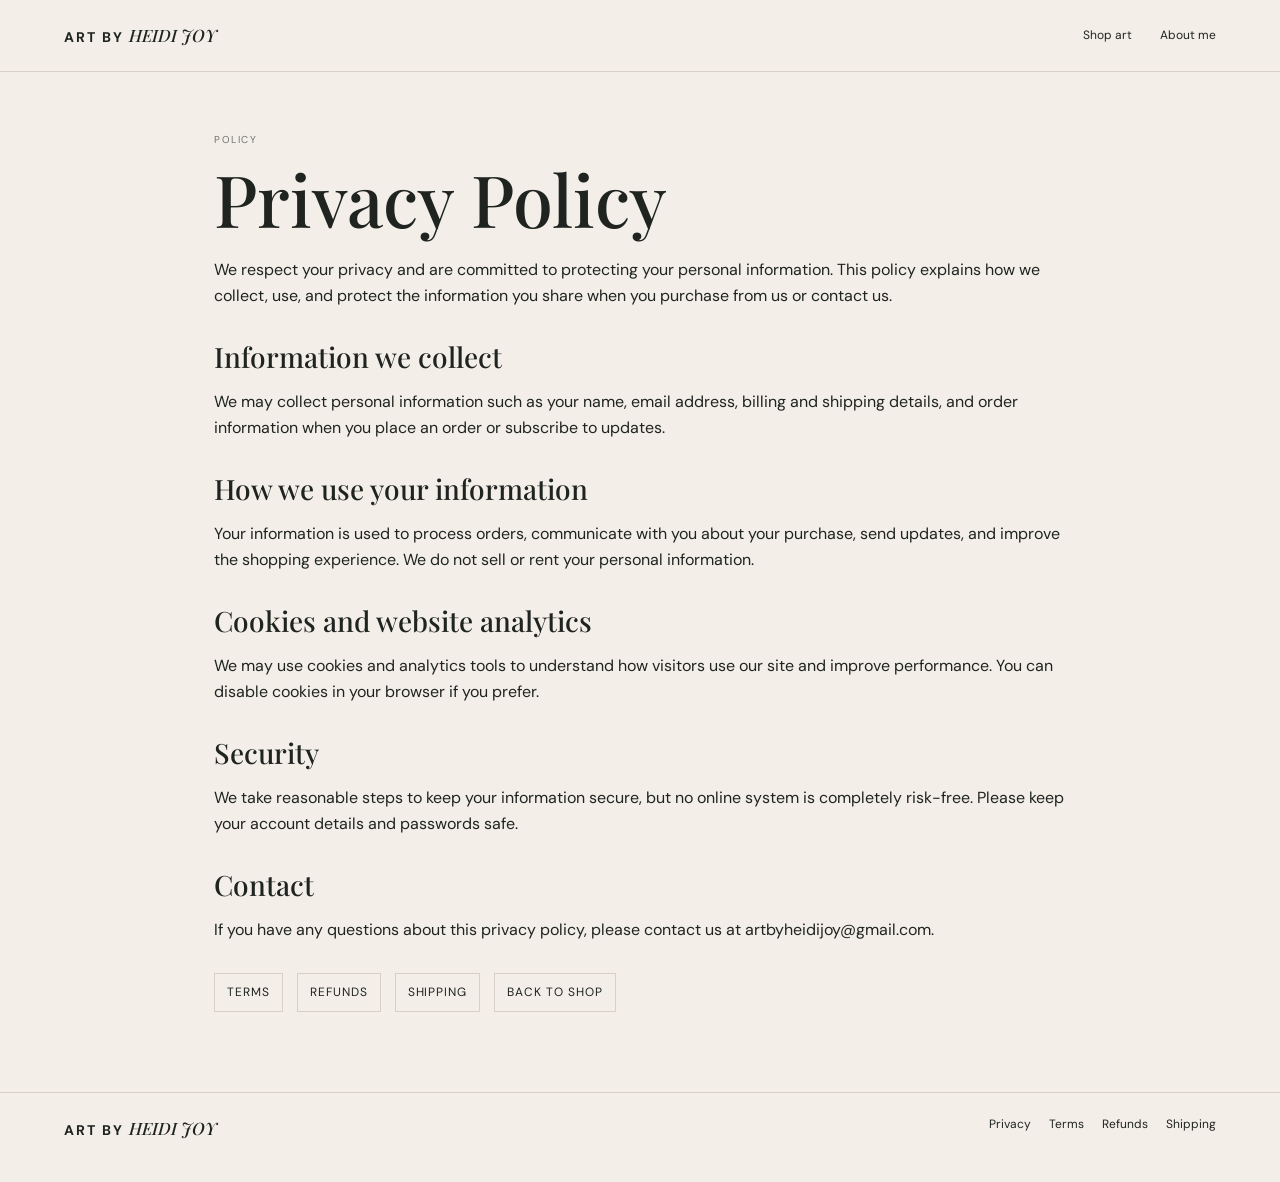
<file: privacy-policy.html>
<!doctype html>
<html lang="en">
<head>
  <meta charset="UTF-8" />
  <meta name="viewport" content="width=device-width, initial-scale=1.0" />
  <title>Privacy Policy | Art by Heidi Joy</title>
  <meta name="description" content="Privacy policy for Art by Heidi Joy." />
  <link rel="preconnect" href="https://fonts.googleapis.com" />
  <link rel="preconnect" href="https://fonts.gstatic.com" crossorigin />
  <link href="https://fonts.googleapis.com/css2?family=DM+Sans:wght@400;500;700&family=Playfair+Display:ital,wght@0,500;0,600;1,500&display=swap" rel="stylesheet" />
  <style>
    :root {
      --paper:#f3eee7; --paper-dark:#e8e0d6; --ink:#1f2420; --muted:#6f736d; --vermilion:#d84d32; --line:#d7d0c6; --white:#fbfaf7; --serif:'Playfair Display', Georgia, serif; --sans:'DM Sans', Arial, sans-serif;
    }
    * { box-sizing: border-box; }
    body { margin:0; background:var(--paper); color:var(--ink); font-family:var(--sans); line-height:1.6; }
    a { color:inherit; text-decoration:none; }
    .site-header { display:flex; align-items:center; justify-content:space-between; padding: 22px 5vw; border-bottom:1px solid var(--line); }
    .wordmark { font-weight:700; letter-spacing:.14em; font-size:14px; }
    .wordmark em { font-family:var(--serif); letter-spacing:0; font-size:17px; font-style:italic; font-weight:500; }
    .main-nav { display:flex; gap:28px; font-size:12px; }
    .main-nav a:hover { color:var(--vermilion); }
    .page-wrap { max-width: 900px; margin: 0 auto; padding: 60px 24px 80px; }
    .eyebrow { margin: 0 0 16px; font-size:10px; letter-spacing:.16em; text-transform:uppercase; color:var(--muted); }
    h1 { font-family:var(--serif); font-size: clamp(42px, 7vw, 72px); line-height:0.96; font-weight:500; margin: 0 0 24px; }
    h2 { font-family:var(--serif); font-size: 28px; line-height:1.1; margin: 34px 0 12px; font-weight:500; }
    p, li { font-size: 16px; color: var(--ink); }
    ul { padding-left: 20px; }
    .policy-links { margin-top: 30px; display:flex; flex-wrap:wrap; gap: 14px; }
    .policy-links a { border:1px solid var(--line); padding: 9px 12px; font-size:12px; letter-spacing:.08em; text-transform:uppercase; }
    .policy-links a:hover { border-color: var(--vermilion); color: var(--vermilion); }
    footer { border-top:1px solid var(--line); padding: 22px 5vw 40px; display:flex; justify-content:space-between; align-items:flex-start; gap:18px; flex-wrap:wrap; font-size:12px; }
    .legal-links { display:flex; gap:18px; flex-wrap:wrap; }
  </style>
</head>
<body>
  <header class="site-header">
    <a class="wordmark" href="index.html" aria-label="Art by Heidi Joy">ART BY <em>HEIDI JOY</em></a>
    <nav class="main-nav" aria-label="Main navigation">
      <a href="index.html#collection">Shop art</a>
      <a href="index.html#story">About me</a>
    </nav>
  </header>

  <main class="page-wrap">
    <p class="eyebrow">Policy</p>
    <h1>Privacy Policy</h1>

    <p>We respect your privacy and are committed to protecting your personal information. This policy explains how we collect, use, and protect the information you share when you purchase from us or contact us.</p>

    <h2>Information we collect</h2>
    <p>We may collect personal information such as your name, email address, billing and shipping details, and order information when you place an order or subscribe to updates.</p>

    <h2>How we use your information</h2>
    <p>Your information is used to process orders, communicate with you about your purchase, send updates, and improve the shopping experience. We do not sell or rent your personal information.</p>

    <h2>Cookies and website analytics</h2>
    <p>We may use cookies and analytics tools to understand how visitors use our site and improve performance. You can disable cookies in your browser if you prefer.</p>

    <h2>Security</h2>
    <p>We take reasonable steps to keep your information secure, but no online system is completely risk-free. Please keep your account details and passwords safe.</p>

    <h2>Contact</h2>
    <p>If you have any questions about this privacy policy, please contact us at artbyheidijoy@gmail.com.</p>

    <div class="policy-links">
      <a href="terms-and-conditions.html">Terms</a>
      <a href="refund-policy.html">Refunds</a>
      <a href="shipping-policy.html">Shipping</a>
      <a href="index.html">Back to shop</a>
    </div>
  </main>

  <footer>
    <div class="wordmark">ART BY <em>HEIDI JOY</em></div>
    <div class="legal-links">
      <a href="privacy-policy.html">Privacy</a>
      <a href="terms-and-conditions.html">Terms</a>
      <a href="refund-policy.html">Refunds</a>
      <a href="shipping-policy.html">Shipping</a>
    </div>
  </footer>
</body>
</html>
</file>
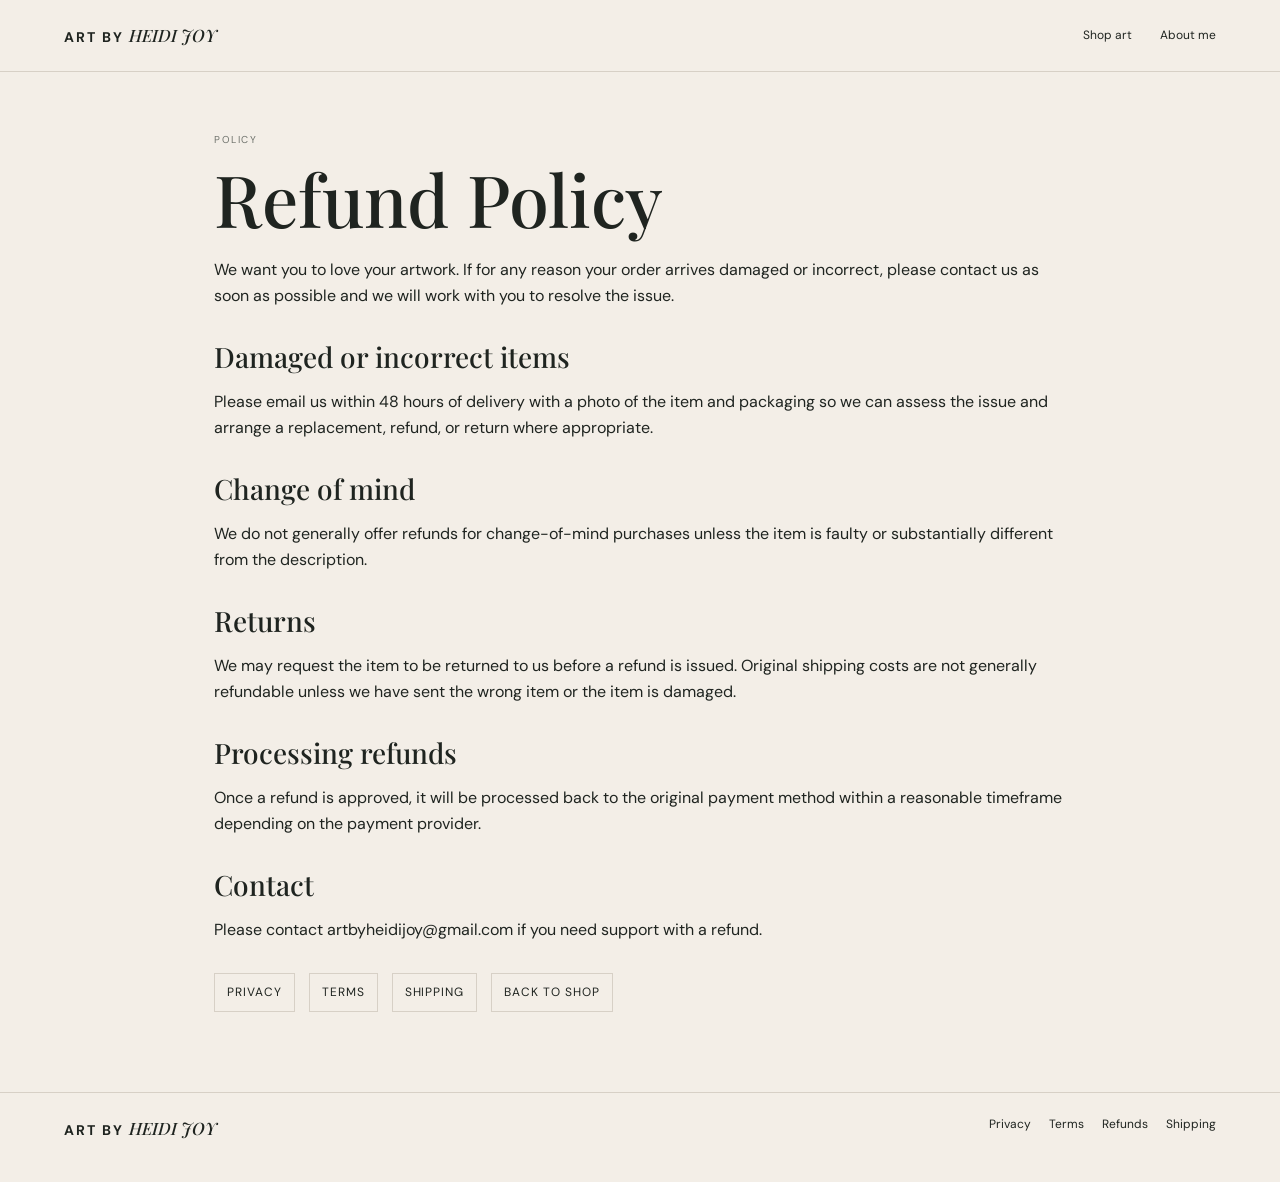
<file: refund-policy.html>
<!doctype html>
<html lang="en">
<head>
  <meta charset="UTF-8" />
  <meta name="viewport" content="width=device-width, initial-scale=1.0" />
  <title>Refund Policy | Art by Heidi Joy</title>
  <meta name="description" content="Refund policy for Art by Heidi Joy." />
  <link rel="preconnect" href="https://fonts.googleapis.com" />
  <link rel="preconnect" href="https://fonts.gstatic.com" crossorigin />
  <link href="https://fonts.googleapis.com/css2?family=DM+Sans:wght@400;500;700&family=Playfair+Display:ital,wght@0,500;0,600;1,500&display=swap" rel="stylesheet" />
  <style>
    :root { --paper:#f3eee7; --paper-dark:#e8e0d6; --ink:#1f2420; --muted:#6f736d; --vermilion:#d84d32; --line:#d7d0c6; --white:#fbfaf7; --serif:'Playfair Display', Georgia, serif; --sans:'DM Sans', Arial, sans-serif; }
    * { box-sizing: border-box; }
    body { margin:0; background:var(--paper); color:var(--ink); font-family:var(--sans); line-height:1.6; }
    a { color:inherit; text-decoration:none; }
    .site-header { display:flex; align-items:center; justify-content:space-between; padding: 22px 5vw; border-bottom:1px solid var(--line); }
    .wordmark { font-weight:700; letter-spacing:.14em; font-size:14px; }
    .wordmark em { font-family:var(--serif); letter-spacing:0; font-size:17px; font-style:italic; font-weight:500; }
    .main-nav { display:flex; gap:28px; font-size:12px; }
    .main-nav a:hover { color:var(--vermilion); }
    .page-wrap { max-width:900px; margin:0 auto; padding:60px 24px 80px; }
    .eyebrow { margin:0 0 16px; font-size:10px; letter-spacing:.16em; text-transform:uppercase; color:var(--muted); }
    h1 { font-family:var(--serif); font-size: clamp(42px, 7vw, 72px); line-height:0.96; font-weight:500; margin: 0 0 24px; }
    h2 { font-family:var(--serif); font-size: 28px; line-height:1.1; margin: 34px 0 12px; font-weight:500; }
    p, li { font-size: 16px; }
    ul { padding-left: 20px; }
    .policy-links { margin-top: 30px; display:flex; flex-wrap:wrap; gap: 14px; }
    .policy-links a { border:1px solid var(--line); padding:9px 12px; font-size:12px; letter-spacing:.08em; text-transform:uppercase; }
    .policy-links a:hover { border-color: var(--vermilion); color: var(--vermilion); }
    footer { border-top:1px solid var(--line); padding:22px 5vw 40px; display:flex; justify-content:space-between; align-items:flex-start; gap:18px; flex-wrap:wrap; font-size:12px; }
    .legal-links { display:flex; gap:18px; flex-wrap:wrap; }
  </style>
</head>
<body>
  <header class="site-header">
    <a class="wordmark" href="index.html" aria-label="Art by Heidi Joy">ART BY <em>HEIDI JOY</em></a>
    <nav class="main-nav" aria-label="Main navigation">
      <a href="index.html#collection">Shop art</a>
      <a href="index.html#story">About me</a>
    </nav>
  </header>

  <main class="page-wrap">
    <p class="eyebrow">Policy</p>
    <h1>Refund Policy</h1>

    <p>We want you to love your artwork. If for any reason your order arrives damaged or incorrect, please contact us as soon as possible and we will work with you to resolve the issue.</p>

    <h2>Damaged or incorrect items</h2>
    <p>Please email us within 48 hours of delivery with a photo of the item and packaging so we can assess the issue and arrange a replacement, refund, or return where appropriate.</p>

    <h2>Change of mind</h2>
    <p>We do not generally offer refunds for change-of-mind purchases unless the item is faulty or substantially different from the description.</p>

    <h2>Returns</h2>
    <p>We may request the item to be returned to us before a refund is issued. Original shipping costs are not generally refundable unless we have sent the wrong item or the item is damaged.</p>

    <h2>Processing refunds</h2>
    <p>Once a refund is approved, it will be processed back to the original payment method within a reasonable timeframe depending on the payment provider.</p>

    <h2>Contact</h2>
    <p>Please contact artbyheidijoy@gmail.com if you need support with a refund.</p>

    <div class="policy-links">
      <a href="privacy-policy.html">Privacy</a>
      <a href="terms-and-conditions.html">Terms</a>
      <a href="shipping-policy.html">Shipping</a>
      <a href="index.html">Back to shop</a>
    </div>
  </main>

  <footer>
    <div class="wordmark">ART BY <em>HEIDI JOY</em></div>
    <div class="legal-links">
      <a href="privacy-policy.html">Privacy</a>
      <a href="terms-and-conditions.html">Terms</a>
      <a href="refund-policy.html">Refunds</a>
      <a href="shipping-policy.html">Shipping</a>
    </div>
  </footer>
</body>
</html>
</file>
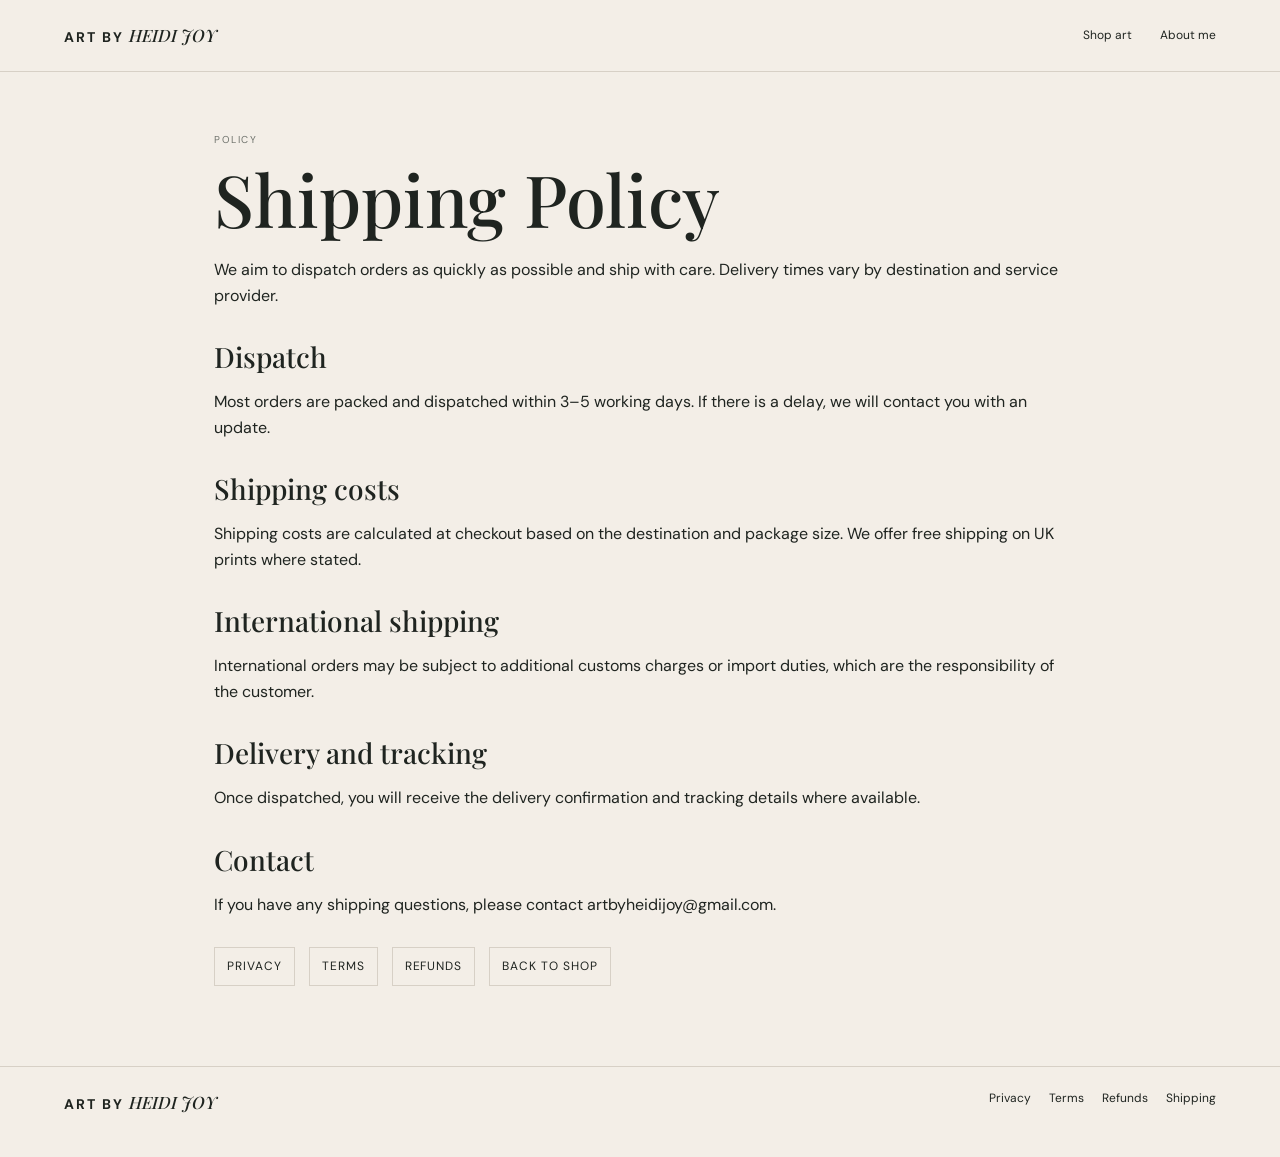
<file: shipping-policy.html>
<!doctype html>
<html lang="en">
<head>
  <meta charset="UTF-8" />
  <meta name="viewport" content="width=device-width, initial-scale=1.0" />
  <title>Shipping Policy | Art by Heidi Joy</title>
  <meta name="description" content="Shipping policy for Art by Heidi Joy." />
  <link rel="preconnect" href="https://fonts.googleapis.com" />
  <link rel="preconnect" href="https://fonts.gstatic.com" crossorigin />
  <link href="https://fonts.googleapis.com/css2?family=DM+Sans:wght@400;500;700&family=Playfair+Display:ital,wght@0,500;0,600;1,500&display=swap" rel="stylesheet" />
  <style>
    :root { --paper:#f3eee7; --paper-dark:#e8e0d6; --ink:#1f2420; --muted:#6f736d; --vermilion:#d84d32; --line:#d7d0c6; --white:#fbfaf7; --serif:'Playfair Display', Georgia, serif; --sans:'DM Sans', Arial, sans-serif; }
    * { box-sizing: border-box; }
    body { margin:0; background:var(--paper); color:var(--ink); font-family:var(--sans); line-height:1.6; }
    a { color:inherit; text-decoration:none; }
    .site-header { display:flex; align-items:center; justify-content:space-between; padding: 22px 5vw; border-bottom:1px solid var(--line); }
    .wordmark { font-weight:700; letter-spacing:.14em; font-size:14px; }
    .wordmark em { font-family:var(--serif); letter-spacing:0; font-size:17px; font-style:italic; font-weight:500; }
    .main-nav { display:flex; gap:28px; font-size:12px; }
    .main-nav a:hover { color:var(--vermilion); }
    .page-wrap { max-width:900px; margin:0 auto; padding:60px 24px 80px; }
    .eyebrow { margin:0 0 16px; font-size:10px; letter-spacing:.16em; text-transform:uppercase; color:var(--muted); }
    h1 { font-family:var(--serif); font-size: clamp(42px, 7vw, 72px); line-height:0.96; font-weight:500; margin: 0 0 24px; }
    h2 { font-family:var(--serif); font-size: 28px; line-height:1.1; margin: 34px 0 12px; font-weight:500; }
    p, li { font-size: 16px; }
    ul { padding-left: 20px; }
    .policy-links { margin-top: 30px; display:flex; flex-wrap:wrap; gap: 14px; }
    .policy-links a { border:1px solid var(--line); padding:9px 12px; font-size:12px; letter-spacing:.08em; text-transform:uppercase; }
    .policy-links a:hover { border-color: var(--vermilion); color: var(--vermilion); }
    footer { border-top:1px solid var(--line); padding:22px 5vw 40px; display:flex; justify-content:space-between; align-items:flex-start; gap:18px; flex-wrap:wrap; font-size:12px; }
    .legal-links { display:flex; gap:18px; flex-wrap:wrap; }
  </style>
</head>
<body>
  <header class="site-header">
    <a class="wordmark" href="index.html" aria-label="Art by Heidi Joy">ART BY <em>HEIDI JOY</em></a>
    <nav class="main-nav" aria-label="Main navigation">
      <a href="index.html#collection">Shop art</a>
      <a href="index.html#story">About me</a>
    </nav>
  </header>

  <main class="page-wrap">
    <p class="eyebrow">Policy</p>
    <h1>Shipping Policy</h1>

    <p>We aim to dispatch orders as quickly as possible and ship with care. Delivery times vary by destination and service provider.</p>

    <h2>Dispatch</h2>
    <p>Most orders are packed and dispatched within 3–5 working days. If there is a delay, we will contact you with an update.</p>

    <h2>Shipping costs</h2>
    <p>Shipping costs are calculated at checkout based on the destination and package size. We offer free shipping on UK prints where stated.</p>

    <h2>International shipping</h2>
    <p>International orders may be subject to additional customs charges or import duties, which are the responsibility of the customer.</p>

    <h2>Delivery and tracking</h2>
    <p>Once dispatched, you will receive the delivery confirmation and tracking details where available.</p>

    <h2>Contact</h2>
    <p>If you have any shipping questions, please contact artbyheidijoy@gmail.com.</p>

    <div class="policy-links">
      <a href="privacy-policy.html">Privacy</a>
      <a href="terms-and-conditions.html">Terms</a>
      <a href="refund-policy.html">Refunds</a>
      <a href="index.html">Back to shop</a>
    </div>
  </main>

  <footer>
    <div class="wordmark">ART BY <em>HEIDI JOY</em></div>
    <div class="legal-links">
      <a href="privacy-policy.html">Privacy</a>
      <a href="terms-and-conditions.html">Terms</a>
      <a href="refund-policy.html">Refunds</a>
      <a href="shipping-policy.html">Shipping</a>
    </div>
  </footer>
</body>
</html>
</file>
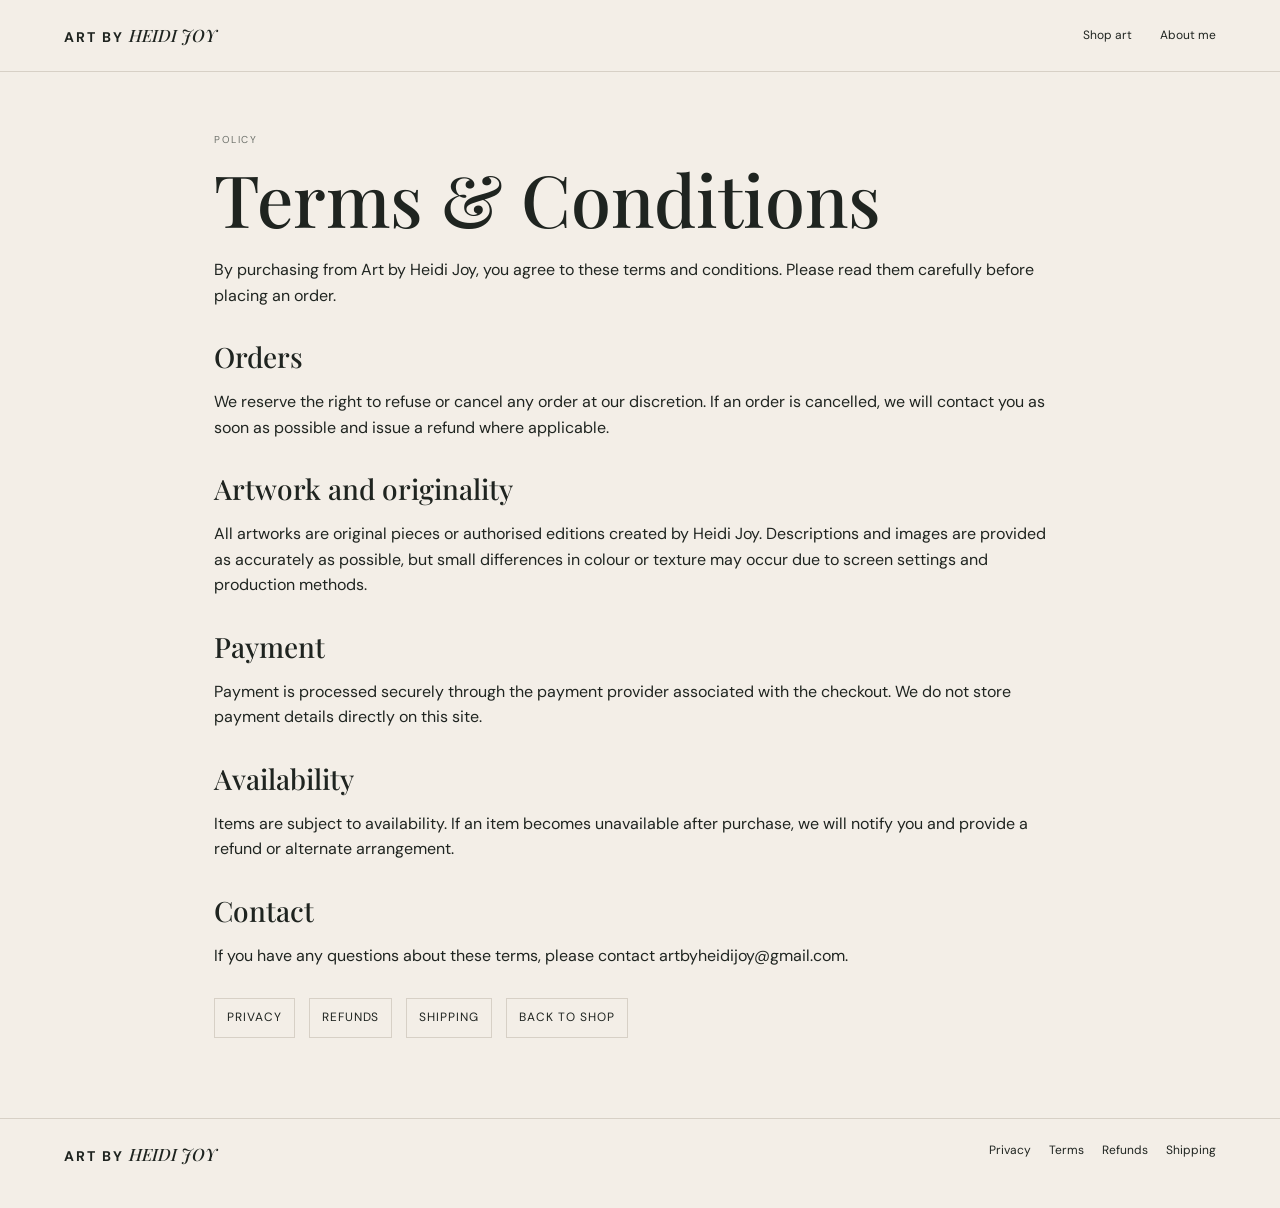
<file: terms-and-conditions.html>
<!doctype html>
<html lang="en">
<head>
  <meta charset="UTF-8" />
  <meta name="viewport" content="width=device-width, initial-scale=1.0" />
  <title>Terms & Conditions | Art by Heidi Joy</title>
  <meta name="description" content="Terms and conditions for Art by Heidi Joy." />
  <link rel="preconnect" href="https://fonts.googleapis.com" />
  <link rel="preconnect" href="https://fonts.gstatic.com" crossorigin />
  <link href="https://fonts.googleapis.com/css2?family=DM+Sans:wght@400;500;700&family=Playfair+Display:ital,wght@0,500;0,600;1,500&display=swap" rel="stylesheet" />
  <style>
    :root { --paper:#f3eee7; --paper-dark:#e8e0d6; --ink:#1f2420; --muted:#6f736d; --vermilion:#d84d32; --line:#d7d0c6; --white:#fbfaf7; --serif:'Playfair Display', Georgia, serif; --sans:'DM Sans', Arial, sans-serif; }
    * { box-sizing: border-box; }
    body { margin:0; background:var(--paper); color:var(--ink); font-family:var(--sans); line-height:1.6; }
    a { color:inherit; text-decoration:none; }
    .site-header { display:flex; align-items:center; justify-content:space-between; padding: 22px 5vw; border-bottom:1px solid var(--line); }
    .wordmark { font-weight:700; letter-spacing:.14em; font-size:14px; }
    .wordmark em { font-family:var(--serif); letter-spacing:0; font-size:17px; font-style:italic; font-weight:500; }
    .main-nav { display:flex; gap:28px; font-size:12px; }
    .main-nav a:hover { color:var(--vermilion); }
    .page-wrap { max-width:900px; margin:0 auto; padding:60px 24px 80px; }
    .eyebrow { margin:0 0 16px; font-size:10px; letter-spacing:.16em; text-transform:uppercase; color:var(--muted); }
    h1 { font-family:var(--serif); font-size: clamp(42px, 7vw, 72px); line-height:0.96; font-weight:500; margin: 0 0 24px; }
    h2 { font-family:var(--serif); font-size: 28px; line-height:1.1; margin: 34px 0 12px; font-weight:500; }
    p, li { font-size: 16px; }
    ul { padding-left: 20px; }
    .policy-links { margin-top: 30px; display:flex; flex-wrap:wrap; gap: 14px; }
    .policy-links a { border:1px solid var(--line); padding:9px 12px; font-size:12px; letter-spacing:.08em; text-transform:uppercase; }
    .policy-links a:hover { border-color: var(--vermilion); color: var(--vermilion); }
    footer { border-top:1px solid var(--line); padding:22px 5vw 40px; display:flex; justify-content:space-between; align-items:flex-start; gap:18px; flex-wrap:wrap; font-size:12px; }
    .legal-links { display:flex; gap:18px; flex-wrap:wrap; }
  </style>
</head>
<body>
  <header class="site-header">
    <a class="wordmark" href="index.html" aria-label="Art by Heidi Joy">ART BY <em>HEIDI JOY</em></a>
    <nav class="main-nav" aria-label="Main navigation">
      <a href="index.html#collection">Shop art</a>
      <a href="index.html#story">About me</a>
    </nav>
  </header>

  <main class="page-wrap">
    <p class="eyebrow">Policy</p>
    <h1>Terms & Conditions</h1>

    <p>By purchasing from Art by Heidi Joy, you agree to these terms and conditions. Please read them carefully before placing an order.</p>

    <h2>Orders</h2>
    <p>We reserve the right to refuse or cancel any order at our discretion. If an order is cancelled, we will contact you as soon as possible and issue a refund where applicable.</p>

    <h2>Artwork and originality</h2>
    <p>All artworks are original pieces or authorised editions created by Heidi Joy. Descriptions and images are provided as accurately as possible, but small differences in colour or texture may occur due to screen settings and production methods.</p>

    <h2>Payment</h2>
    <p>Payment is processed securely through the payment provider associated with the checkout. We do not store payment details directly on this site.</p>

    <h2>Availability</h2>
    <p>Items are subject to availability. If an item becomes unavailable after purchase, we will notify you and provide a refund or alternate arrangement.</p>

    <h2>Contact</h2>
    <p>If you have any questions about these terms, please contact artbyheidijoy@gmail.com.</p>

    <div class="policy-links">
      <a href="privacy-policy.html">Privacy</a>
      <a href="refund-policy.html">Refunds</a>
      <a href="shipping-policy.html">Shipping</a>
      <a href="index.html">Back to shop</a>
    </div>
  </main>

  <footer>
    <div class="wordmark">ART BY <em>HEIDI JOY</em></div>
    <div class="legal-links">
      <a href="privacy-policy.html">Privacy</a>
      <a href="terms-and-conditions.html">Terms</a>
      <a href="refund-policy.html">Refunds</a>
      <a href="shipping-policy.html">Shipping</a>
    </div>
  </footer>
</body>
</html>
</file>
